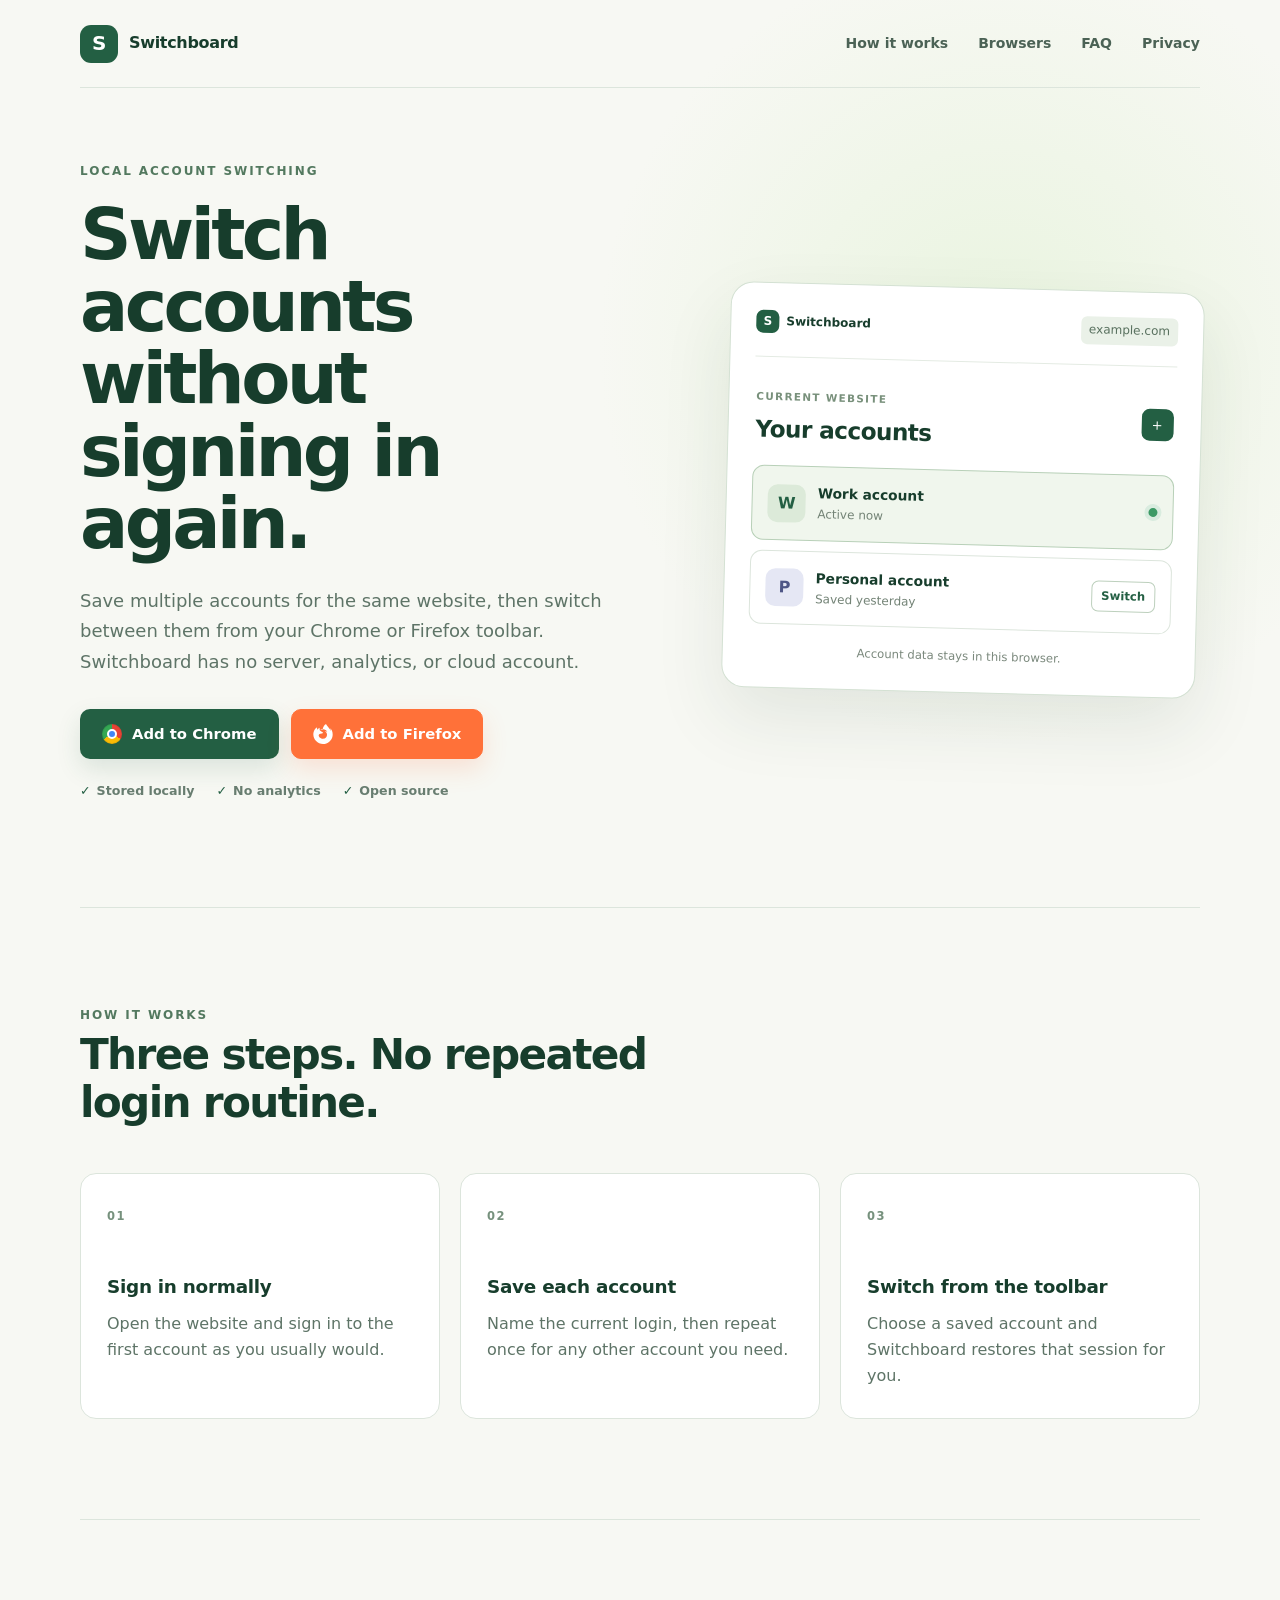
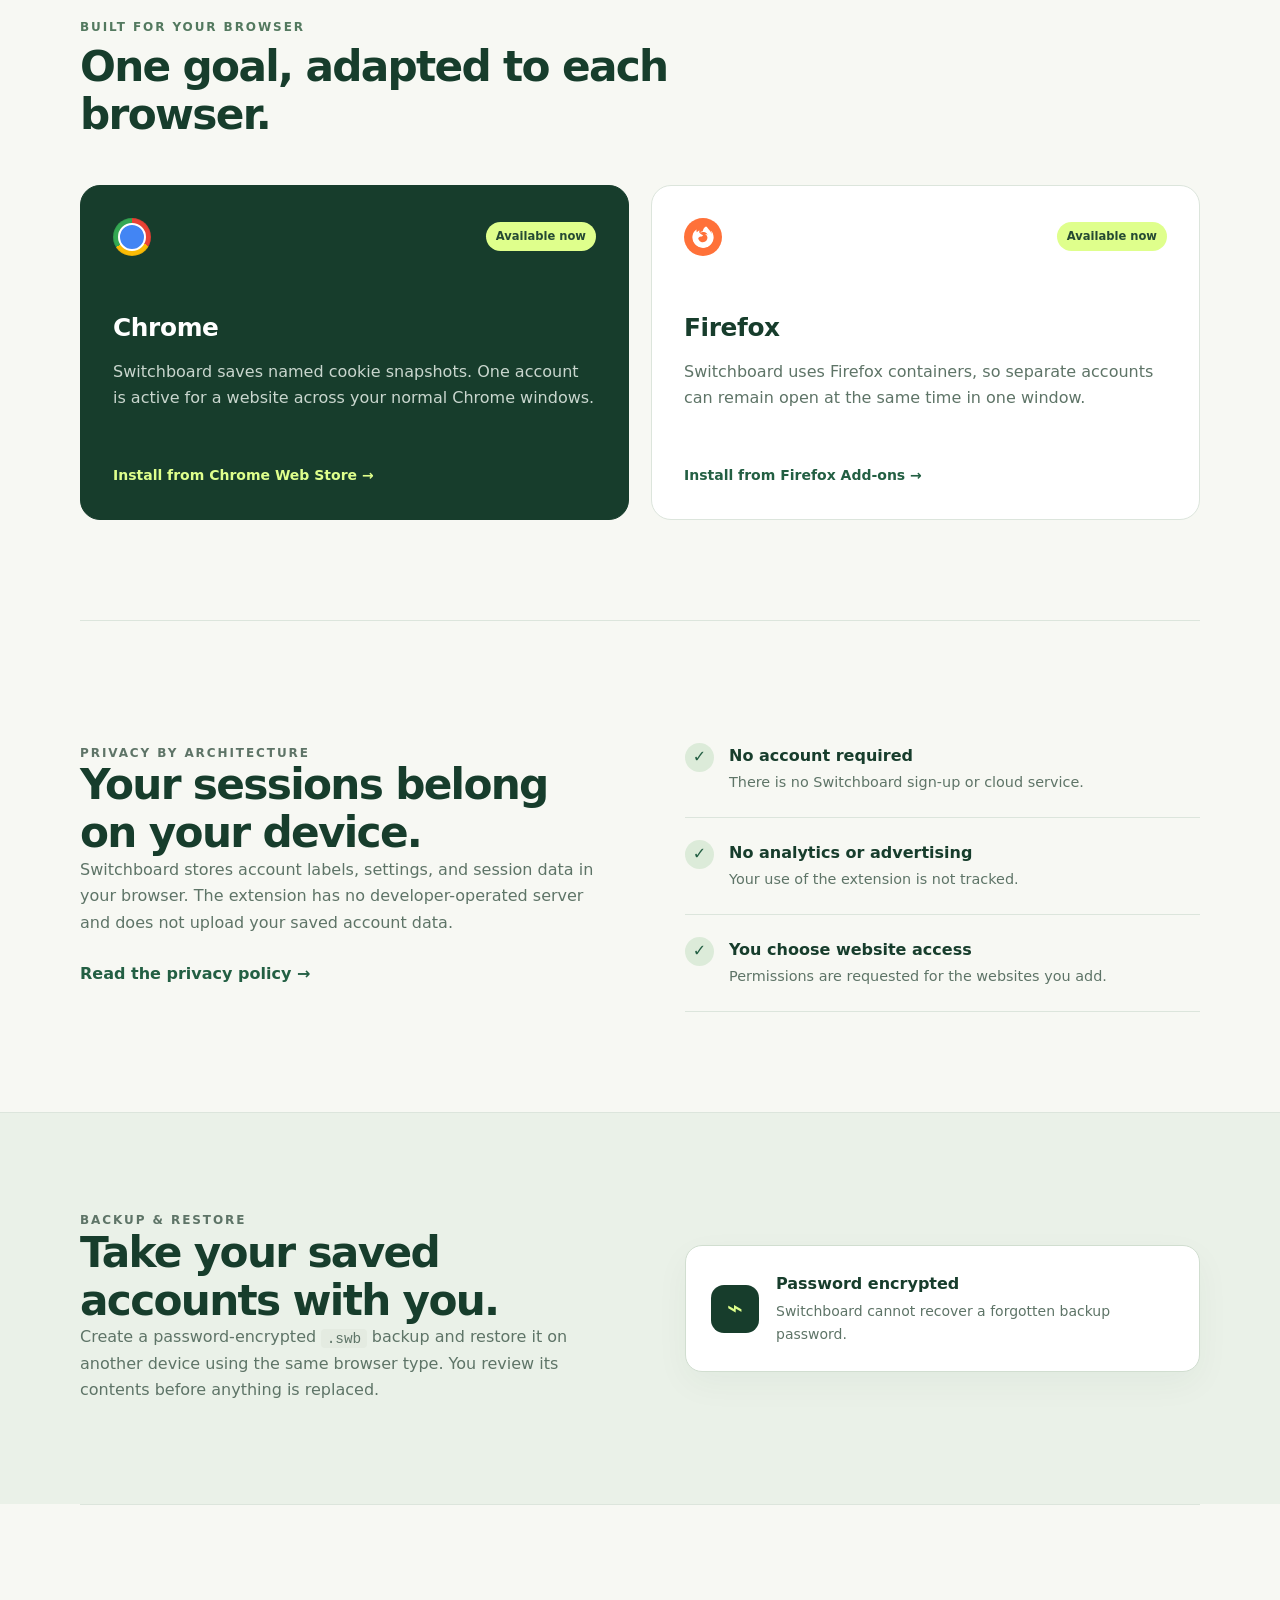
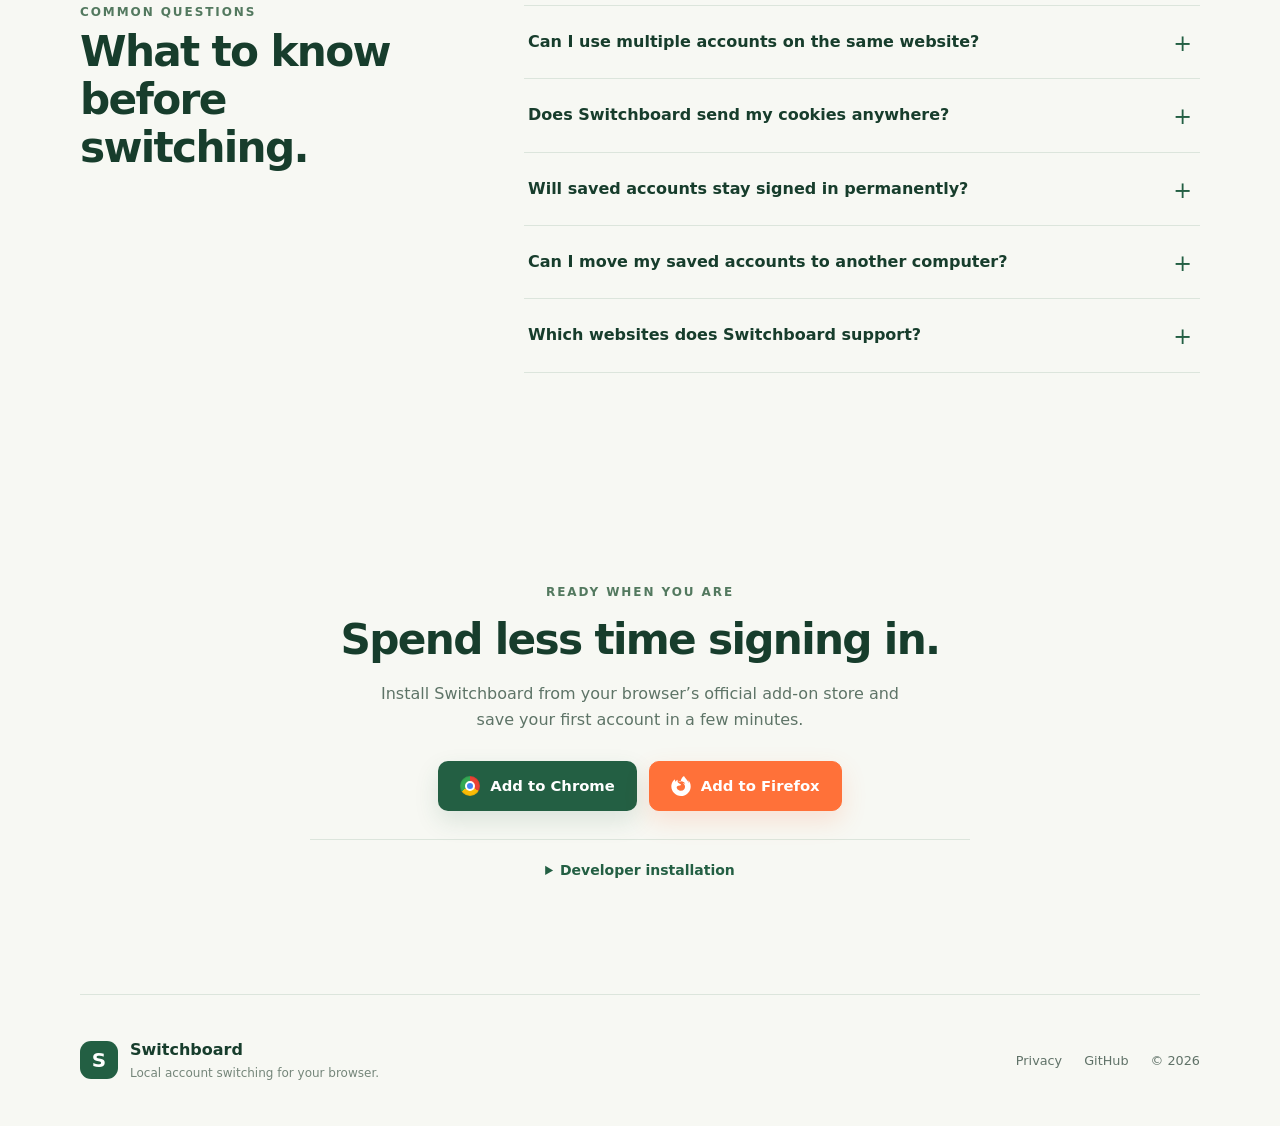
<file: index.html>
<!doctype html>
<html lang="en">
<head>
  <meta charset="utf-8">
  <meta name="viewport" content="width=device-width, initial-scale=1">
  <meta name="description" content="Switch between multiple accounts on the same website without repeatedly signing in. Switchboard works locally in Chrome and Firefox with no analytics.">
  <title>Switchboard – Multiple Account Switcher for Chrome &amp; Firefox</title>
  <link rel="canonical" href="https://switchboard.aungheinmynn.dev/">
  <meta property="og:type" content="website">
  <meta property="og:site_name" content="Switchboard">
  <meta property="og:title" content="Switchboard – Multiple Account Switcher for Chrome &amp; Firefox">
  <meta property="og:description" content="Switch between multiple accounts on the same website without repeatedly signing in. Local account switching with no analytics.">
  <meta property="og:url" content="https://switchboard.aungheinmynn.dev/">
  <meta name="twitter:card" content="summary">
  <meta name="twitter:title" content="Switchboard – Multiple Account Switcher for Chrome &amp; Firefox">
  <meta name="twitter:description" content="Switch between multiple accounts on the same website without repeatedly signing in.">
  <link rel="icon" href="favicon.svg" type="image/svg+xml">
  <link rel="stylesheet" href="styles.css?v=20260914-1">
  <script type="application/ld+json">
  {
    "@context": "https://schema.org",
    "@type": "SoftwareApplication",
    "name": "Switchboard",
    "description": "A local account switcher for using multiple accounts on the same website in Chrome and Firefox.",
    "url": "https://switchboard.aungheinmynn.dev/",
    "applicationCategory": "BrowserApplication",
    "operatingSystem": "Google Chrome, Mozilla Firefox",
    "softwareVersion": "1.0.1",
    "isAccessibleForFree": true,
    "downloadUrl": "https://chromewebstore.google.com/detail/switchboard/ejcnljkokdiiedibolfkkbkdeebjiiln",
    "sameAs": [
      "https://github.com/HeinMynn/switchboard-extension",
      "https://chromewebstore.google.com/detail/switchboard/ejcnljkokdiiedibolfkkbkdeebjiiln",
      "https://addons.mozilla.org/en-GB/firefox/addon/cookieswitchboard/"
    ],
    "offers": {
      "@type": "Offer",
      "price": "0",
      "priceCurrency": "USD"
    }
  }
  </script>
</head>
<body>
  <header class="topbar">
    <a href="index.html" class="brand" aria-label="Switchboard home"><span class="logo" aria-hidden="true">S</span>Switchboard</a>
    <nav aria-label="Main navigation"><a href="#how-it-works">How it works</a><a href="#browsers">Browsers</a><a href="#faq">FAQ</a><a href="privacy-policy.html">Privacy</a></nav>
  </header>

  <main>
    <section class="hero">
      <div>
        <p class="eyebrow">LOCAL ACCOUNT SWITCHING</p>
        <h1>Switch accounts without signing in again.</h1>
        <p class="intro">Save multiple accounts for the same website, then switch between them from your Chrome or Firefox toolbar. Switchboard has no server, analytics, or cloud account.</p>
        <div class="actions">
          <a class="btn primary" href="https://chromewebstore.google.com/detail/switchboard/ejcnljkokdiiedibolfkkbkdeebjiiln" target="_blank" rel="noopener noreferrer"><span class="chrome-mark" aria-hidden="true"></span>Add to Chrome</a>
          <a class="btn firefox-button" href="https://addons.mozilla.org/en-GB/firefox/addon/cookieswitchboard/" target="_blank" rel="noopener noreferrer"><img class="store-icon" src="firefox.svg?v=20260914-1" width="20" height="20" alt="">Add to Firefox</a>
        </div>
        <p class="trust-line"><span>Stored locally</span><span>No analytics</span><span>Open source</span></p>
      </div>
      <div class="product-demo" aria-label="Example Switchboard account list">
        <div class="demo-bar"><span class="mini-brand"><span class="mini-logo">S</span>Switchboard</span><span class="site-chip">example.com</span></div>
        <div class="demo-heading"><div><small>CURRENT WEBSITE</small><h2>Your accounts</h2></div><span class="add-icon" aria-hidden="true">＋</span></div>
        <div class="account active"><span class="avatar">W</span><span class="account-copy"><strong>Work account</strong><small>Active now</small></span><span class="status-dot" aria-label="Active"></span></div>
        <div class="account"><span class="avatar alt">P</span><span class="account-copy"><strong>Personal account</strong><small>Saved yesterday</small></span><span class="switch-label">Switch</span></div>
        <p class="demo-note">Account data stays in this browser.</p>
      </div>
    </section>

    <section id="how-it-works" class="section">
      <div class="section-heading"><div><p class="eyebrow">HOW IT WORKS</p><h2>Three steps. No repeated login routine.</h2></div></div>
      <ol class="flow">
        <li><span>01</span><h3>Sign in normally</h3><p>Open the website and sign in to the first account as you usually would.</p></li>
        <li><span>02</span><h3>Save each account</h3><p>Name the current login, then repeat once for any other account you need.</p></li>
        <li><span>03</span><h3>Switch from the toolbar</h3><p>Choose a saved account and Switchboard restores that session for you.</p></li>
      </ol>
    </section>

    <section id="browsers" class="section">
      <div class="section-heading"><div><p class="eyebrow">BUILT FOR YOUR BROWSER</p><h2>One goal, adapted to each browser.</h2></div></div>
      <div class="browser-grid">
        <article class="browser-card featured">
          <div class="card-top"><span class="browser-icon chrome-mark" aria-hidden="true"></span><span class="availability">Available now</span></div>
          <h3>Chrome</h3><p>Switchboard saves named cookie snapshots. One account is active for a website across your normal Chrome windows.</p>
          <a href="https://chromewebstore.google.com/detail/switchboard/ejcnljkokdiiedibolfkkbkdeebjiiln" target="_blank" rel="noopener noreferrer">Install from Chrome Web Store →</a>
        </article>
        <article class="browser-card">
          <div class="card-top"><img class="browser-icon firefox-icon" src="firefox.svg?v=20260914-1" width="38" height="38" alt="Firefox"><span class="availability">Available now</span></div>
          <h3>Firefox</h3><p>Switchboard uses Firefox containers, so separate accounts can remain open at the same time in one window.</p>
          <a href="https://addons.mozilla.org/en-GB/firefox/addon/cookieswitchboard/" target="_blank" rel="noopener noreferrer">Install from Firefox Add-ons →</a>
        </article>
      </div>
    </section>

    <section class="section privacy-section">
      <div class="privacy-copy"><p class="eyebrow">PRIVACY BY ARCHITECTURE</p><h2>Your sessions belong on your device.</h2><p>Switchboard stores account labels, settings, and session data in your browser. The extension has no developer-operated server and does not upload your saved account data.</p><a href="privacy-policy.html">Read the privacy policy →</a></div>
      <ul class="privacy-points">
        <li><span aria-hidden="true">✓</span><div><strong>No account required</strong><p>There is no Switchboard sign-up or cloud service.</p></div></li>
        <li><span aria-hidden="true">✓</span><div><strong>No analytics or advertising</strong><p>Your use of the extension is not tracked.</p></div></li>
        <li><span aria-hidden="true">✓</span><div><strong>You choose website access</strong><p>Permissions are requested for the websites you add.</p></div></li>
      </ul>
    </section>

    <section class="section backup-section">
      <div><p class="eyebrow">BACKUP &amp; RESTORE</p><h2>Take your saved accounts with you.</h2><p>Create a password-encrypted <code>.swb</code> backup and restore it on another device using the same browser type. You review its contents before anything is replaced.</p></div>
      <div class="backup-card"><span class="lock" aria-hidden="true">⌁</span><div><strong>Password encrypted</strong><p>Switchboard cannot recover a forgotten backup password.</p></div></div>
    </section>

    <section id="faq" class="section faq-section">
      <div class="section-heading"><div><p class="eyebrow">COMMON QUESTIONS</p><h2>What to know before switching.</h2></div></div>
      <div class="faq-list">
        <details><summary>Can I use multiple accounts on the same website?</summary><p>Yes. Save each signed-in account under a name, then choose the one you want from Switchboard. In Chrome, one saved account is active for that website at a time. In Firefox, containers can keep separate accounts open simultaneously.</p></details>
        <details><summary>Does Switchboard send my cookies anywhere?</summary><p>Switchboard does not upload your saved cookies or account data to a developer-operated server. When you use a website, your browser still sends the active cookies to that website as part of normal browsing.</p></details>
        <details><summary>Will saved accounts stay signed in permanently?</summary><p>Switchboard preserves the session cookies it can save, but websites remain in control of their sessions. A website can expire or revoke a login and may ask you to sign in again.</p></details>
        <details><summary>Can I move my saved accounts to another computer?</summary><p>Yes. Create a password-encrypted <code>.swb</code> backup and restore it on another device using the same browser type: Chrome to Chrome or Firefox to Firefox.</p></details>
        <details><summary>Which websites does Switchboard support?</summary><p>You choose which websites to add and grant access to. Compatibility depends on how each website manages authentication, cookies, and session expiry.</p></details>
      </div>
    </section>

    <section id="install" class="cta-section">
      <p class="eyebrow">READY WHEN YOU ARE</p><h2>Spend less time signing in.</h2><p>Install Switchboard from your browser’s official add-on store and save your first account in a few minutes.</p>
      <div class="store-actions"><a class="btn primary" href="https://chromewebstore.google.com/detail/switchboard/ejcnljkokdiiedibolfkkbkdeebjiiln" target="_blank" rel="noopener noreferrer"><span class="chrome-mark" aria-hidden="true"></span>Add to Chrome</a><a class="btn firefox-button" href="https://addons.mozilla.org/en-GB/firefox/addon/cookieswitchboard/" target="_blank" rel="noopener noreferrer"><img class="store-icon" src="firefox.svg?v=20260914-1" width="20" height="20" alt="">Add to Firefox</a></div>
      <details><summary>Developer installation</summary><p>Download the latest release from <a href="https://github.com/HeinMynn/switchboard-extension/releases/latest" target="_blank" rel="noopener noreferrer">GitHub</a>. In Chrome, extract the ZIP and choose <strong>Load unpacked</strong> in <code>chrome://extensions</code>. In Firefox, choose <strong>Load Temporary Add-on</strong> in <code>about:debugging</code>.</p></details>
    </section>
  </main>

  <footer><div class="footer-brand"><span class="logo" aria-hidden="true">S</span><div><strong>Switchboard</strong><p>Local account switching for your browser.</p></div></div><div class="footer-links"><a href="privacy-policy.html">Privacy</a><a href="https://github.com/HeinMynn/switchboard-extension" target="_blank" rel="noopener noreferrer">GitHub</a><span>© 2026</span></div></footer>
</body>
</html>
</file>
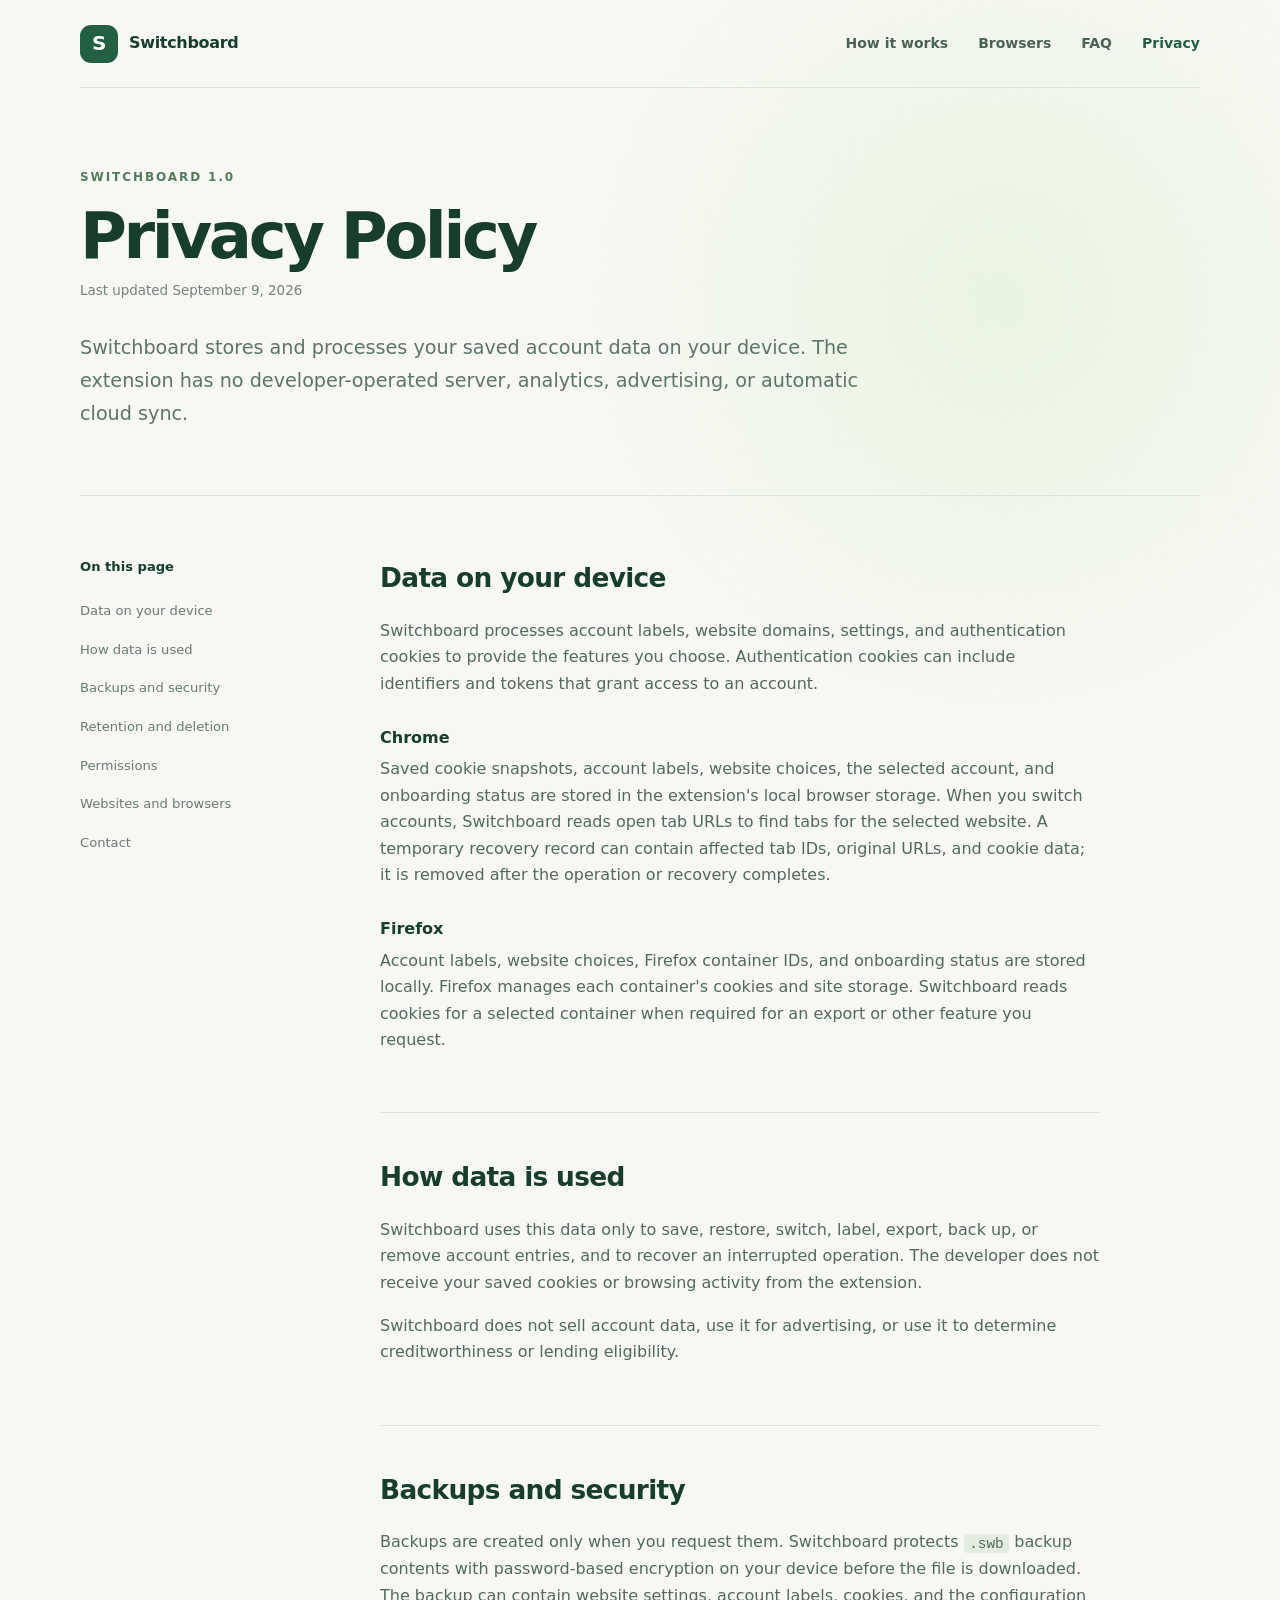
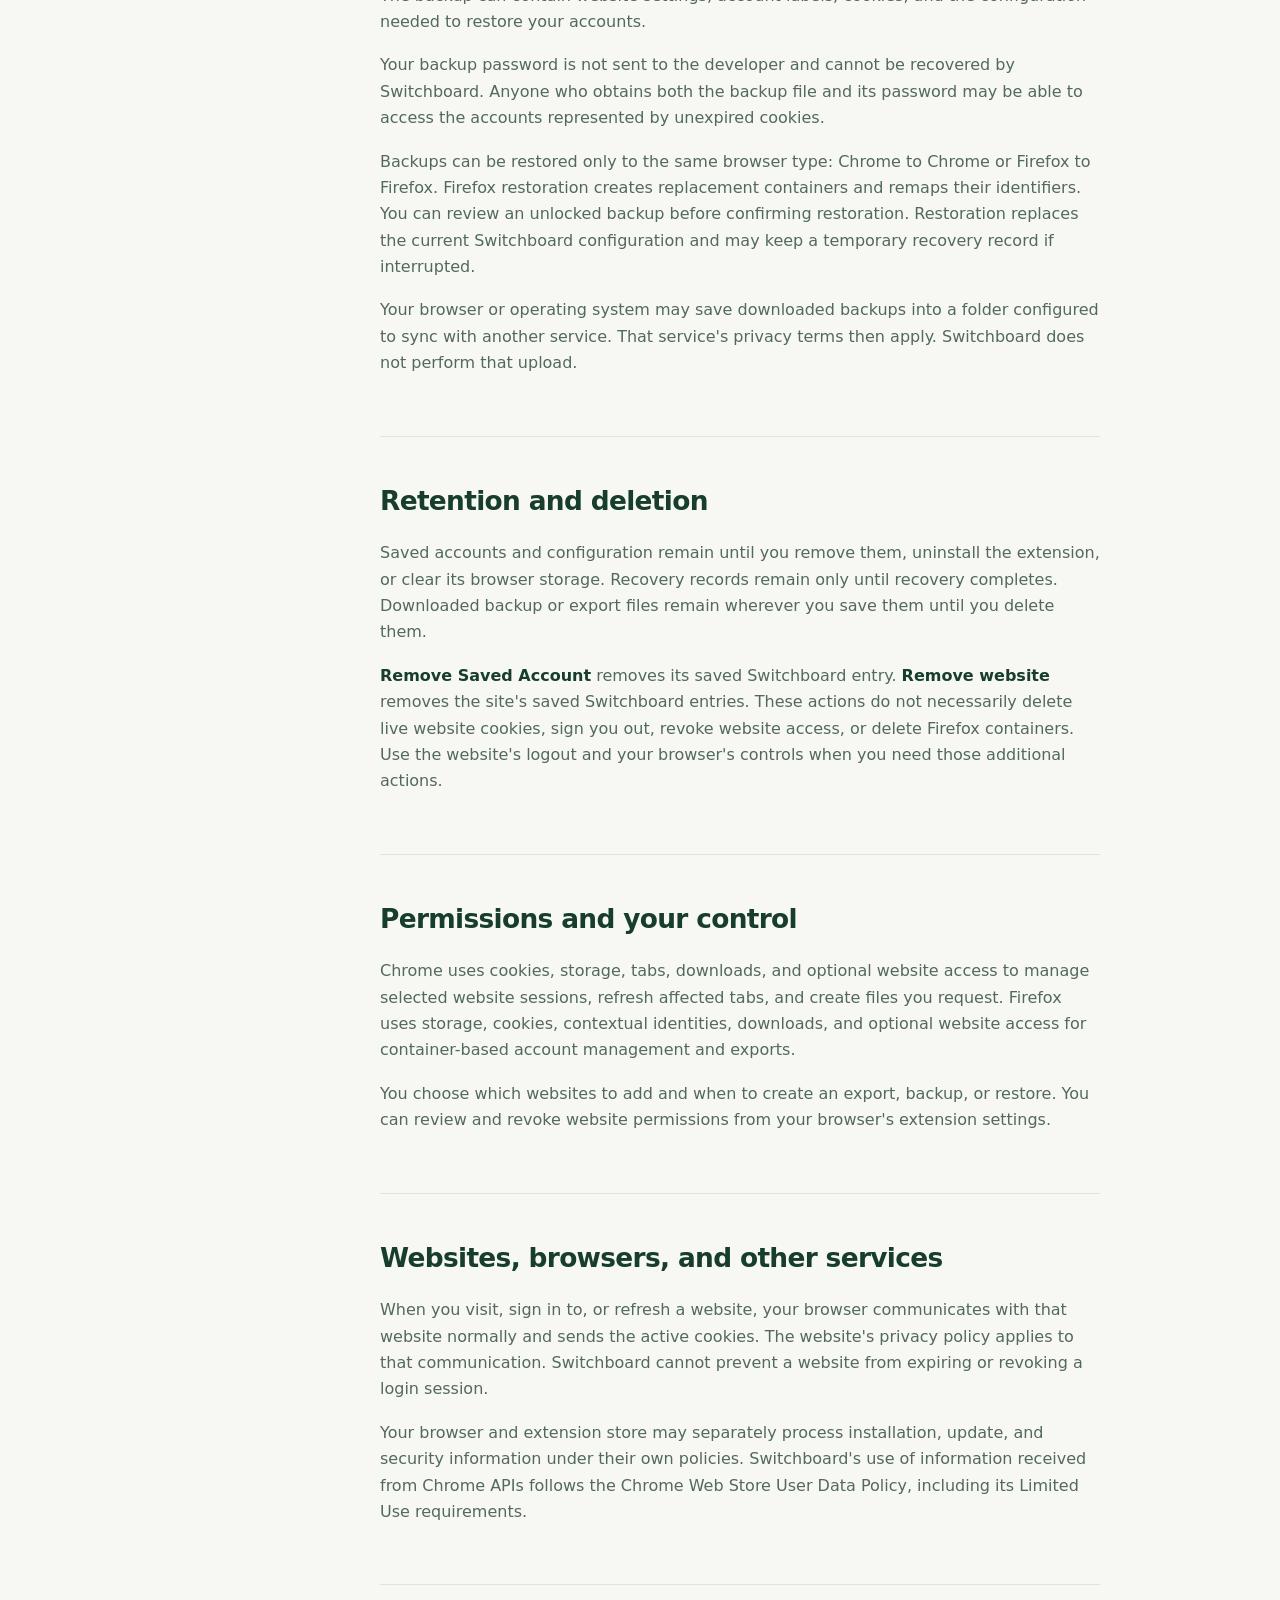
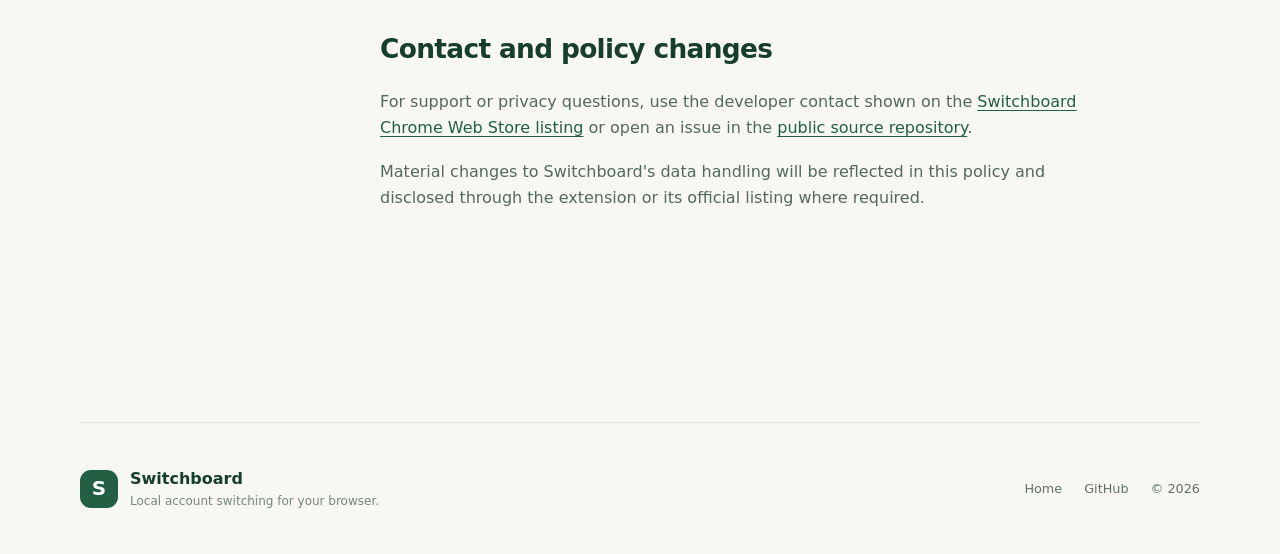
<file: privacy-policy.html>
<!doctype html>
<html lang="en">
<head>
  <meta charset="utf-8">
  <meta name="viewport" content="width=device-width, initial-scale=1">
  <meta name="description" content="How Switchboard handles account session data, permissions, backups, and deletion.">
  <title>Privacy Policy — Switchboard</title>
  <link rel="canonical" href="https://switchboard.aungheinmynn.dev/privacy-policy.html">
  <meta property="og:type" content="website">
  <meta property="og:site_name" content="Switchboard">
  <meta property="og:title" content="Privacy Policy — Switchboard">
  <meta property="og:description" content="How Switchboard handles account session data, permissions, backups, and deletion.">
  <meta property="og:url" content="https://switchboard.aungheinmynn.dev/privacy-policy.html">
  <meta name="twitter:card" content="summary">
  <meta name="twitter:title" content="Privacy Policy — Switchboard">
  <meta name="twitter:description" content="How Switchboard handles account session data, permissions, backups, and deletion.">
  <link rel="icon" href="favicon.svg" type="image/svg+xml">
  <link rel="stylesheet" href="styles.css?v=20260914-1">
</head>
<body>
  <header class="topbar">
    <a href="index.html" class="brand" aria-label="Switchboard home"><span class="logo" aria-hidden="true">S</span>Switchboard</a>
    <nav aria-label="Main navigation"><a href="index.html#how-it-works">How it works</a><a href="index.html#browsers">Browsers</a><a href="index.html#faq">FAQ</a><a href="privacy-policy.html" aria-current="page">Privacy</a></nav>
  </header>
  <main class="legal-doc">
    <header class="legal-header"><p class="eyebrow">SWITCHBOARD 1.0</p><h1>Privacy Policy</h1><p class="updated">Last updated September 9, 2026</p><p class="legal-lead">Switchboard stores and processes your saved account data on your device. The extension has no developer-operated server, analytics, advertising, or automatic cloud sync.</p></header>
    <div class="legal-layout">
      <aside class="legal-nav" aria-label="Policy sections"><strong>On this page</strong><a href="#data">Data on your device</a><a href="#use">How data is used</a><a href="#backups">Backups and security</a><a href="#retention">Retention and deletion</a><a href="#permissions">Permissions</a><a href="#third-parties">Websites and browsers</a><a href="#contact">Contact</a></aside>
      <article class="legal-content">
        <section id="data"><h2>Data on your device</h2><p>Switchboard processes account labels, website domains, settings, and authentication cookies to provide the features you choose. Authentication cookies can include identifiers and tokens that grant access to an account.</p><h3>Chrome</h3><p>Saved cookie snapshots, account labels, website choices, the selected account, and onboarding status are stored in the extension's local browser storage. When you switch accounts, Switchboard reads open tab URLs to find tabs for the selected website. A temporary recovery record can contain affected tab IDs, original URLs, and cookie data; it is removed after the operation or recovery completes.</p><h3>Firefox</h3><p>Account labels, website choices, Firefox container IDs, and onboarding status are stored locally. Firefox manages each container's cookies and site storage. Switchboard reads cookies for a selected container when required for an export or other feature you request.</p></section>
        <section id="use"><h2>How data is used</h2><p>Switchboard uses this data only to save, restore, switch, label, export, back up, or remove account entries, and to recover an interrupted operation. The developer does not receive your saved cookies or browsing activity from the extension.</p><p>Switchboard does not sell account data, use it for advertising, or use it to determine creditworthiness or lending eligibility.</p></section>
        <section id="backups"><h2>Backups and security</h2><p>Backups are created only when you request them. Switchboard protects <code>.swb</code> backup contents with password-based encryption on your device before the file is downloaded. The backup can contain website settings, account labels, cookies, and the configuration needed to restore your accounts.</p><p>Your backup password is not sent to the developer and cannot be recovered by Switchboard. Anyone who obtains both the backup file and its password may be able to access the accounts represented by unexpired cookies.</p><p>Backups can be restored only to the same browser type: Chrome to Chrome or Firefox to Firefox. Firefox restoration creates replacement containers and remaps their identifiers. You can review an unlocked backup before confirming restoration. Restoration replaces the current Switchboard configuration and may keep a temporary recovery record if interrupted.</p><p>Your browser or operating system may save downloaded backups into a folder configured to sync with another service. That service's privacy terms then apply. Switchboard does not perform that upload.</p></section>
        <section id="retention"><h2>Retention and deletion</h2><p>Saved accounts and configuration remain until you remove them, uninstall the extension, or clear its browser storage. Recovery records remain only until recovery completes. Downloaded backup or export files remain wherever you save them until you delete them.</p><p><strong>Remove Saved Account</strong> removes its saved Switchboard entry. <strong>Remove website</strong> removes the site's saved Switchboard entries. These actions do not necessarily delete live website cookies, sign you out, revoke website access, or delete Firefox containers. Use the website's logout and your browser's controls when you need those additional actions.</p></section>
        <section id="permissions"><h2>Permissions and your control</h2><p>Chrome uses cookies, storage, tabs, downloads, and optional website access to manage selected website sessions, refresh affected tabs, and create files you request. Firefox uses storage, cookies, contextual identities, downloads, and optional website access for container-based account management and exports.</p><p>You choose which websites to add and when to create an export, backup, or restore. You can review and revoke website permissions from your browser's extension settings.</p></section>
        <section id="third-parties"><h2>Websites, browsers, and other services</h2><p>When you visit, sign in to, or refresh a website, your browser communicates with that website normally and sends the active cookies. The website's privacy policy applies to that communication. Switchboard cannot prevent a website from expiring or revoking a login session.</p><p>Your browser and extension store may separately process installation, update, and security information under their own policies. Switchboard's use of information received from Chrome APIs follows the Chrome Web Store User Data Policy, including its Limited Use requirements.</p></section>
        <section id="contact"><h2>Contact and policy changes</h2><p>For support or privacy questions, use the developer contact shown on the <a href="https://chromewebstore.google.com/detail/switchboard/ejcnljkokdiiedibolfkkbkdeebjiiln" target="_blank" rel="noopener noreferrer">Switchboard Chrome Web Store listing</a> or open an issue in the <a href="https://github.com/HeinMynn/switchboard-extension/issues" target="_blank" rel="noopener noreferrer">public source repository</a>.</p><p>Material changes to Switchboard's data handling will be reflected in this policy and disclosed through the extension or its official listing where required.</p></section>
      </article>
    </div>
  </main>
  <footer><div class="footer-brand"><span class="logo" aria-hidden="true">S</span><div><strong>Switchboard</strong><p>Local account switching for your browser.</p></div></div><div class="footer-links"><a href="index.html">Home</a><a href="https://github.com/HeinMynn/switchboard-extension" target="_blank" rel="noopener noreferrer">GitHub</a><span>© 2026</span></div></footer>
</body>
</html>
</file>
<file: styles.css>
:root {
  --ink: #173d2c; --muted: #5e7467; --green: #235f43; --green-dark: #174b34;
  --lime: #dfff8c; --paper: #f7f8f3; --line: #dce5dc; --soft: #eaf1e8;
  font: 16px/1.65 system-ui, -apple-system, BlinkMacSystemFont, "Segoe UI", sans-serif;
  color: var(--ink); background: var(--paper); color-scheme: light;
}
* { box-sizing: border-box; }
html { scroll-behavior: smooth; }
body { margin: 0; background: radial-gradient(circle at 78% 8%, #e9f4df 0, transparent 25rem), var(--paper); }
a { color: inherit; text-decoration: none; }
button, input, summary { font: inherit; }
.topbar, main, footer { width: min(1120px, calc(100% - 48px)); margin-inline: auto; }
.topbar { height: 88px; display: flex; align-items: center; justify-content: space-between; border-bottom: 1px solid var(--line); }
.brand { display: flex; align-items: center; gap: 11px; font-weight: 780; letter-spacing: -.02em; }
.logo { width: 38px; height: 38px; border-radius: 11px; display: grid; place-items: center; background: var(--green); color: white; font-size: 1.25rem; font-weight: 800; }
.topbar nav { display: flex; gap: 30px; font-size: .875rem; font-weight: 600; color: #4b6255; }
.topbar nav a:hover, .topbar nav a[aria-current="page"] { color: var(--green); }
.hero { min-height: 650px; display: grid; grid-template-columns: 1.08fr .92fr; gap: 90px; align-items: center; padding: 76px 0 92px; }
.eyebrow { font-size: .75rem; line-height: 1.3; font-weight: 800; letter-spacing: .16em; color: #53795f; margin: 0 0 18px; }
.hero h1, .legal-header h1 { font-size: clamp(3rem, 5.6vw, 4.65rem); line-height: 1.01; letter-spacing: -.052em; margin: 0 0 26px; font-weight: 720; max-width: 720px; }
.intro { font-size: 1.125rem; line-height: 1.7; color: var(--muted); max-width: 590px; margin: 0; }
.actions { display: flex; flex-wrap: wrap; gap: 12px; margin: 32px 0 22px; }
.btn { min-height: 50px; padding: 0 21px; border-radius: 10px; display: inline-flex; align-items: center; justify-content: center; gap: 10px; font-size: .925rem; font-weight: 720; border: 1px solid transparent; transition: transform .18s, background .18s, border-color .18s; }
.btn:hover { transform: translateY(-2px); }
.btn.primary { background: var(--green); color: white; box-shadow: 0 10px 24px #235f4322; }
.btn.primary:hover { background: var(--green-dark); }
.btn.secondary { background: #ffffffb5; border-color: #cbd8cc; }
.btn.secondary:hover { border-color: #9db4a0; background: white; }
.btn.firefox-button { background: #ff7139; color: white; border-color: #ff7139; box-shadow: 0 10px 24px #ff71392b; }
.btn.firefox-button:hover { background: #e85d26; border-color: #e85d26; }
.btn img.store-icon { width: 20px; height: 20px; flex: 0 0 20px; display: block; object-fit: contain; }
.chrome-mark { width: 20px; height: 20px; border-radius: 50%; display: inline-block; background: conic-gradient(#e94235 0 33%, #fabb05 0 66%, #34a853 0); position: relative; box-shadow: inset 0 0 0 1px #00000012; }
.chrome-mark::after { content: ""; position: absolute; inset: 5px; border-radius: 50%; background: #4285f4; border: 2px solid white; }
.trust-line { display: flex; flex-wrap: wrap; gap: 22px; color: #687d70; font-size: .79rem; font-weight: 650; }
.trust-line span::before { content: "✓"; color: var(--green); font-weight: 900; margin-right: 6px; }
.product-demo { background: white; padding: 25px; border: 1px solid #d4e1d3; border-radius: 23px; box-shadow: 0 30px 70px #21452f18; transform: rotate(1.5deg); }
.demo-bar, .demo-heading, .account { display: flex; align-items: center; }
.demo-bar { justify-content: space-between; padding-bottom: 20px; border-bottom: 1px solid #e4ebe3; font-size: .75rem; }
.mini-brand { font-weight: 750; display: flex; align-items: center; gap: 7px; }
.mini-logo { width: 23px; height: 23px; display: grid; place-items: center; border-radius: 7px; color: white; background: var(--green); }
.site-chip { padding: 4px 8px; border-radius: 6px; background: var(--soft); color: #58705e; }
.demo-heading { justify-content: space-between; margin: 25px 2px 17px; }
.demo-heading small { font-size: .65rem; letter-spacing: .13em; color: #78907b; font-weight: 750; }
.demo-heading h2 { font-size: 1.45rem; margin: 2px 0 0; letter-spacing: -.025em; }
.add-icon { display: grid; place-items: center; background: var(--green); color: white; border-radius: 8px; width: 32px; height: 32px; }
.account { gap: 12px; padding: 15px; border: 1px solid var(--line); border-radius: 12px; margin-top: 10px; }
.account.active { background: #f0f6ed; border-color: #b8d0b8; }
.avatar { width: 38px; height: 38px; border-radius: 10px; display: grid; place-items: center; background: #dcead9; color: var(--green); font-weight: 750; }
.avatar.alt { background: #e5e7f4; color: #4e5686; }
.account-copy { flex: 1; }
.account-copy strong, .account-copy small { display: block; }
.account-copy strong { font-size: .86rem; }
.account-copy small { font-size: .75rem; color: #738376; }
.status-dot { width: 9px; height: 9px; border-radius: 50%; background: #3c9a65; box-shadow: 0 0 0 4px #d9ecdf; }
.switch-label { font-size: .73rem; font-weight: 700; color: var(--green); border: 1px solid #bdd0bd; padding: 5px 9px; border-radius: 7px; }
.demo-note { text-align: center; font-size: .73rem; color: #7b897d; margin: 18px 0 0; }
.section { padding: 100px 0; border-top: 1px solid var(--line); }
.section-heading { margin-bottom: 46px; }
.section-heading .eyebrow { margin-bottom: 8px; }
.section h2, .cta-section h2 { font-size: clamp(2rem, 3.3vw, 3rem); line-height: 1.13; letter-spacing: -.04em; margin: 0; max-width: 650px; }
.flow { list-style: none; padding: 0; margin: 0; display: grid; grid-template-columns: repeat(3, 1fr); gap: 20px; }
.flow li { padding: 28px 26px; background: white; border: 1px solid var(--line); border-radius: 16px; }
.flow li > span { font-size: .72rem; letter-spacing: .12em; color: #76917d; font-weight: 800; }
.flow h3, .browser-card h3 { font-size: 1.15rem; margin: 44px 0 8px; letter-spacing: -.015em; }
.flow p, .browser-card p, .privacy-copy > p, .backup-section > div > p { margin: 0; color: var(--muted); }
.browser-grid { display: grid; grid-template-columns: 1fr 1fr; gap: 22px; }
.browser-card { min-height: 335px; padding: 32px; border-radius: 20px; border: 1px solid var(--line); background: white; display: flex; flex-direction: column; }
.browser-card.featured { background: var(--ink); color: white; border-color: var(--ink); }
.card-top { display: flex; align-items: center; justify-content: space-between; }
.browser-icon { width: 38px; height: 38px; }
.firefox-icon { padding: 8px; border-radius: 50%; background: #ff7139; }
.availability { font-size: .72rem; font-weight: 750; padding: 5px 10px; background: var(--lime); color: #254a33; border-radius: 20px; }
.availability.muted { background: var(--soft); color: #55705c; }
.browser-card h3 { font-size: 1.55rem; margin: 52px 0 10px; }
.browser-card.featured p { color: #c9d6ce; }
.browser-card > a { margin-top: auto; padding-top: 24px; font-size: .875rem; font-weight: 730; color: var(--green); }
.browser-card.featured > a { color: var(--lime); }
.privacy-section, .backup-section { display: grid; grid-template-columns: 1fr 1fr; gap: 90px; align-items: center; }
.privacy-copy > a { display: inline-block; color: var(--green); font-weight: 730; margin-top: 25px; }
.privacy-points { list-style: none; padding: 0; margin: 0; }
.privacy-points li { display: flex; gap: 15px; padding: 22px 0; border-bottom: 1px solid var(--line); }
.privacy-points li > span { display: grid; place-items: center; flex: 0 0 29px; height: 29px; border-radius: 50%; background: #dcebd9; color: var(--green); font-weight: 900; }
.privacy-points strong { display: block; margin-bottom: 2px; }
.privacy-points p { margin: 0; color: var(--muted); font-size: .9rem; }
.backup-section { background: var(--soft); width: auto; max-width: none; margin-inline: calc(50% - 50vw); padding-left: max(24px, calc((100vw - 1120px)/2)); padding-right: max(24px, calc((100vw - 1120px)/2)); }
.backup-card { background: white; border: 1px solid #d1ded0; border-radius: 17px; padding: 25px; display: flex; align-items: center; gap: 17px; box-shadow: 0 12px 35px #173d2c0b; }
.backup-card .lock { flex: 0 0 48px; height: 48px; border-radius: 13px; display: grid; place-items: center; background: var(--ink); color: var(--lime); font-size: 1.7rem; }
.backup-card p { margin: 3px 0 0; color: var(--muted); font-size: .875rem; }
.faq-section { display: grid; grid-template-columns: .7fr 1.3fr; gap: 80px; align-items: start; }
.faq-section .section-heading { position: sticky; top: 28px; margin: 0; }
.faq-list { border-top: 1px solid var(--line); }
.faq-list details { border-bottom: 1px solid var(--line); padding: 0 4px; }
.faq-list summary { cursor: pointer; list-style: none; padding: 23px 40px 23px 0; font-weight: 720; position: relative; }
.faq-list summary::-webkit-details-marker { display: none; }
.faq-list summary::after { content: "+"; position: absolute; right: 4px; top: 19px; color: var(--green); font-size: 1.4rem; font-weight: 400; }
.faq-list details[open] summary::after { content: "−"; }
.faq-list p { color: var(--muted); margin: -5px 44px 23px 0; }
.cta-section { text-align: center; padding: 112px 24px; }
.cta-section .eyebrow { margin-bottom: 16px; }
.cta-section h2 { margin-inline: auto; }
.cta-section > p:not(.eyebrow) { color: var(--muted); max-width: 560px; margin: 17px auto 27px; }
.store-actions { display: flex; justify-content: center; flex-wrap: wrap; gap: 12px; margin-bottom: 28px; }
.cta-section details { max-width: 660px; margin: 0 auto; text-align: left; border-top: 1px solid var(--line); padding-top: 19px; color: var(--muted); font-size: .875rem; }
.cta-section summary { cursor: pointer; text-align: center; font-weight: 700; color: var(--green); }
.cta-section details p { padding: 10px 15px; }
.cta-section details a, .legal-content a { color: var(--green); text-decoration: underline; text-underline-offset: 3px; }
code { background: #e4ebe1; padding: .12em .38em; border-radius: 4px; font-size: .9em; }
footer { min-height: 132px; border-top: 1px solid var(--line); display: flex; align-items: center; justify-content: space-between; gap: 30px; }
.footer-brand { display: flex; align-items: center; gap: 12px; }
.footer-brand strong { display: block; }
.footer-brand p { font-size: .75rem; margin: 0; color: #75867a; }
.footer-links { display: flex; align-items: center; gap: 22px; color: #607268; font-size: .8rem; }
.footer-links a:hover { color: var(--green); }
.legal-doc { max-width: 1120px; }
.legal-header { padding: 82px 0 65px; border-bottom: 1px solid var(--line); }
.legal-header h1 { font-size: clamp(3rem, 5vw, 4.2rem); margin-bottom: 12px; }
.updated { color: #738478; font-size: .84rem; margin: 0; }
.legal-lead { font-size: 1.2rem; line-height: 1.7; max-width: 780px; color: var(--muted); margin: 30px 0 0; }
.legal-layout { display: grid; grid-template-columns: 210px minmax(0, 720px); gap: 90px; padding: 60px 0 110px; }
.legal-nav { align-self: start; position: sticky; top: 28px; display: flex; flex-direction: column; gap: 9px; font-size: .82rem; }
.legal-nav strong { margin-bottom: 9px; }
.legal-nav a { color: #6a7b70; padding: 4px 0; }
.legal-nav a:hover { color: var(--green); }
.legal-content section { padding-bottom: 42px; margin-bottom: 42px; border-bottom: 1px solid var(--line); scroll-margin-top: 30px; }
.legal-content section:last-child { border-bottom: 0; }
.legal-content h2 { font-size: 1.65rem; letter-spacing: -.025em; margin: 0 0 18px; }
.legal-content h3 { font-size: 1rem; margin: 28px 0 5px; }
.legal-content p { color: #53695c; margin: 0 0 17px; }
.legal-content strong { color: var(--ink); }
@media (max-width: 820px) {
  .topbar, main, footer { width: min(100% - 32px, 1120px); }
  .topbar { height: 74px; } .topbar nav { display: none; }
  .hero { grid-template-columns: 1fr; gap: 48px; padding: 60px 0 75px; min-height: 0; }
  .hero h1 { font-size: clamp(2.7rem, 11vw, 4rem); }
  .product-demo { max-width: 520px; width: 100%; margin: auto; transform: none; }
  .section { padding: 72px 0; } .flow { grid-template-columns: 1fr; } .flow h3 { margin-top: 25px; }
  .privacy-section, .backup-section { grid-template-columns: 1fr; gap: 40px; }
  .faq-section { grid-template-columns: 1fr; gap: 34px; }
  .faq-section .section-heading { position: static; }
  .backup-section { padding-left: 16px; padding-right: 16px; }
  .legal-layout { grid-template-columns: 1fr; gap: 40px; } .legal-nav { display: none; }
  .legal-header { padding: 60px 0 48px; }
  footer { padding: 28px 0; } .footer-brand p { display: none; }
}
@media (max-width: 560px) {
  .hero { padding-top: 42px; } .actions { align-items: stretch; flex-direction: column; } .btn { width: 100%; }
  .trust-line { gap: 8px 16px; } .product-demo { padding: 17px; } .switch-label { display: none; }
  .browser-grid { grid-template-columns: 1fr; } .browser-card { min-height: 300px; padding: 25px; }
  .footer-links { gap: 14px; } .footer-links span { display: none; }
  .legal-header h1 { font-size: 2.65rem; } .legal-lead { font-size: 1.05rem; }
}
@media (prefers-reduced-motion: reduce) { html { scroll-behavior: auto; } .btn { transition: none; } }
</file>
